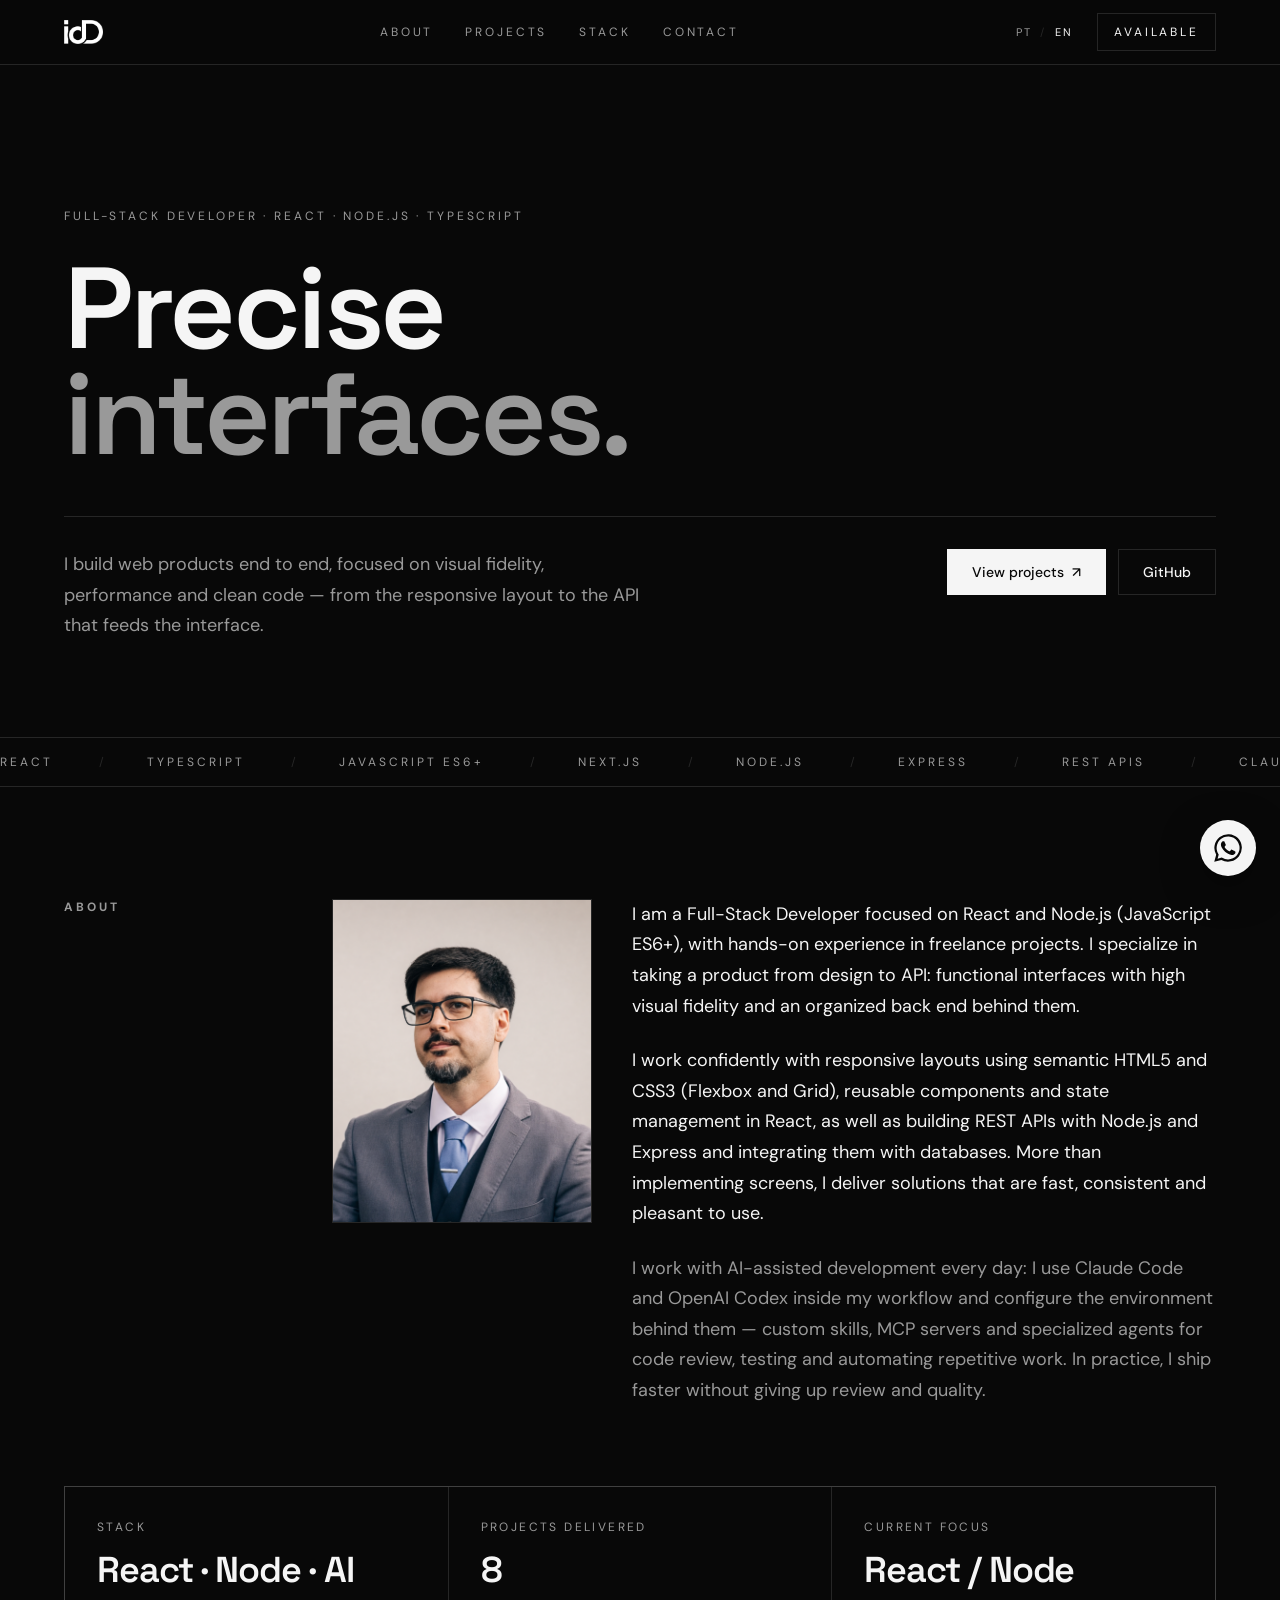
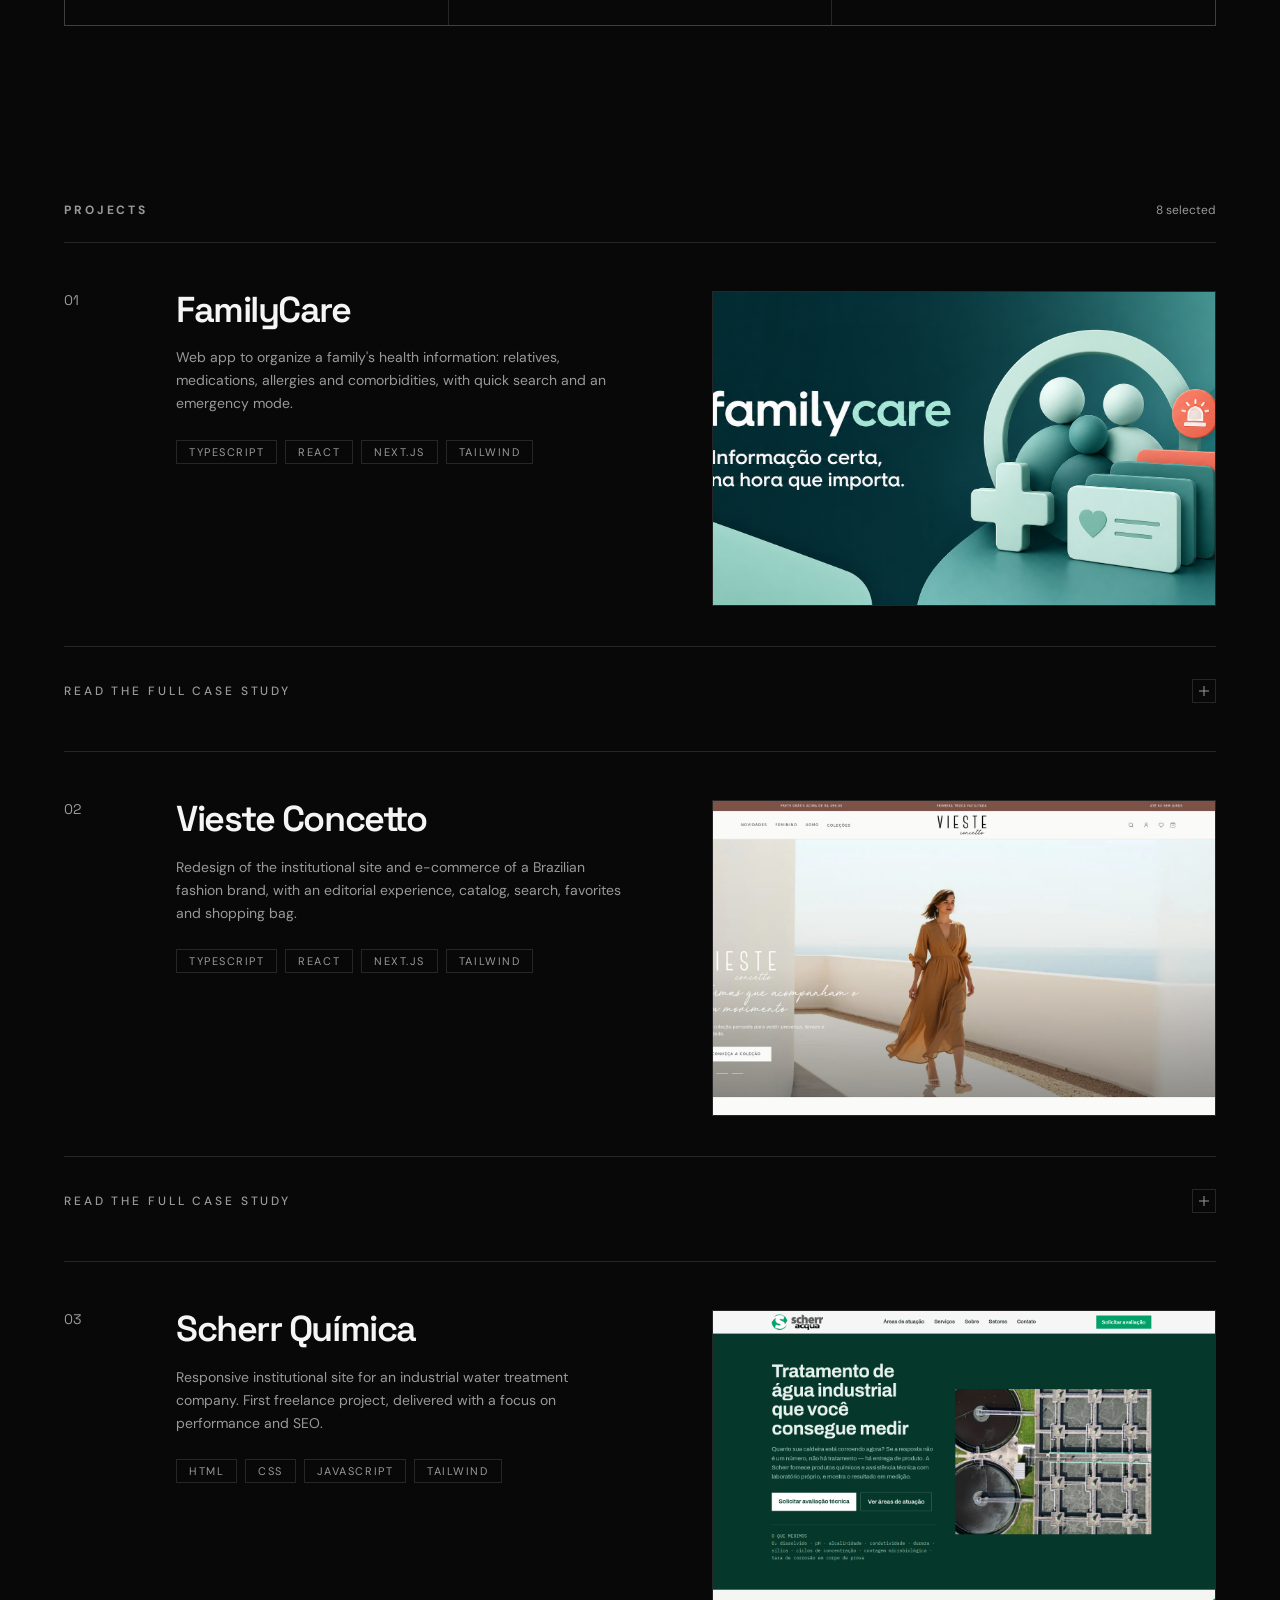
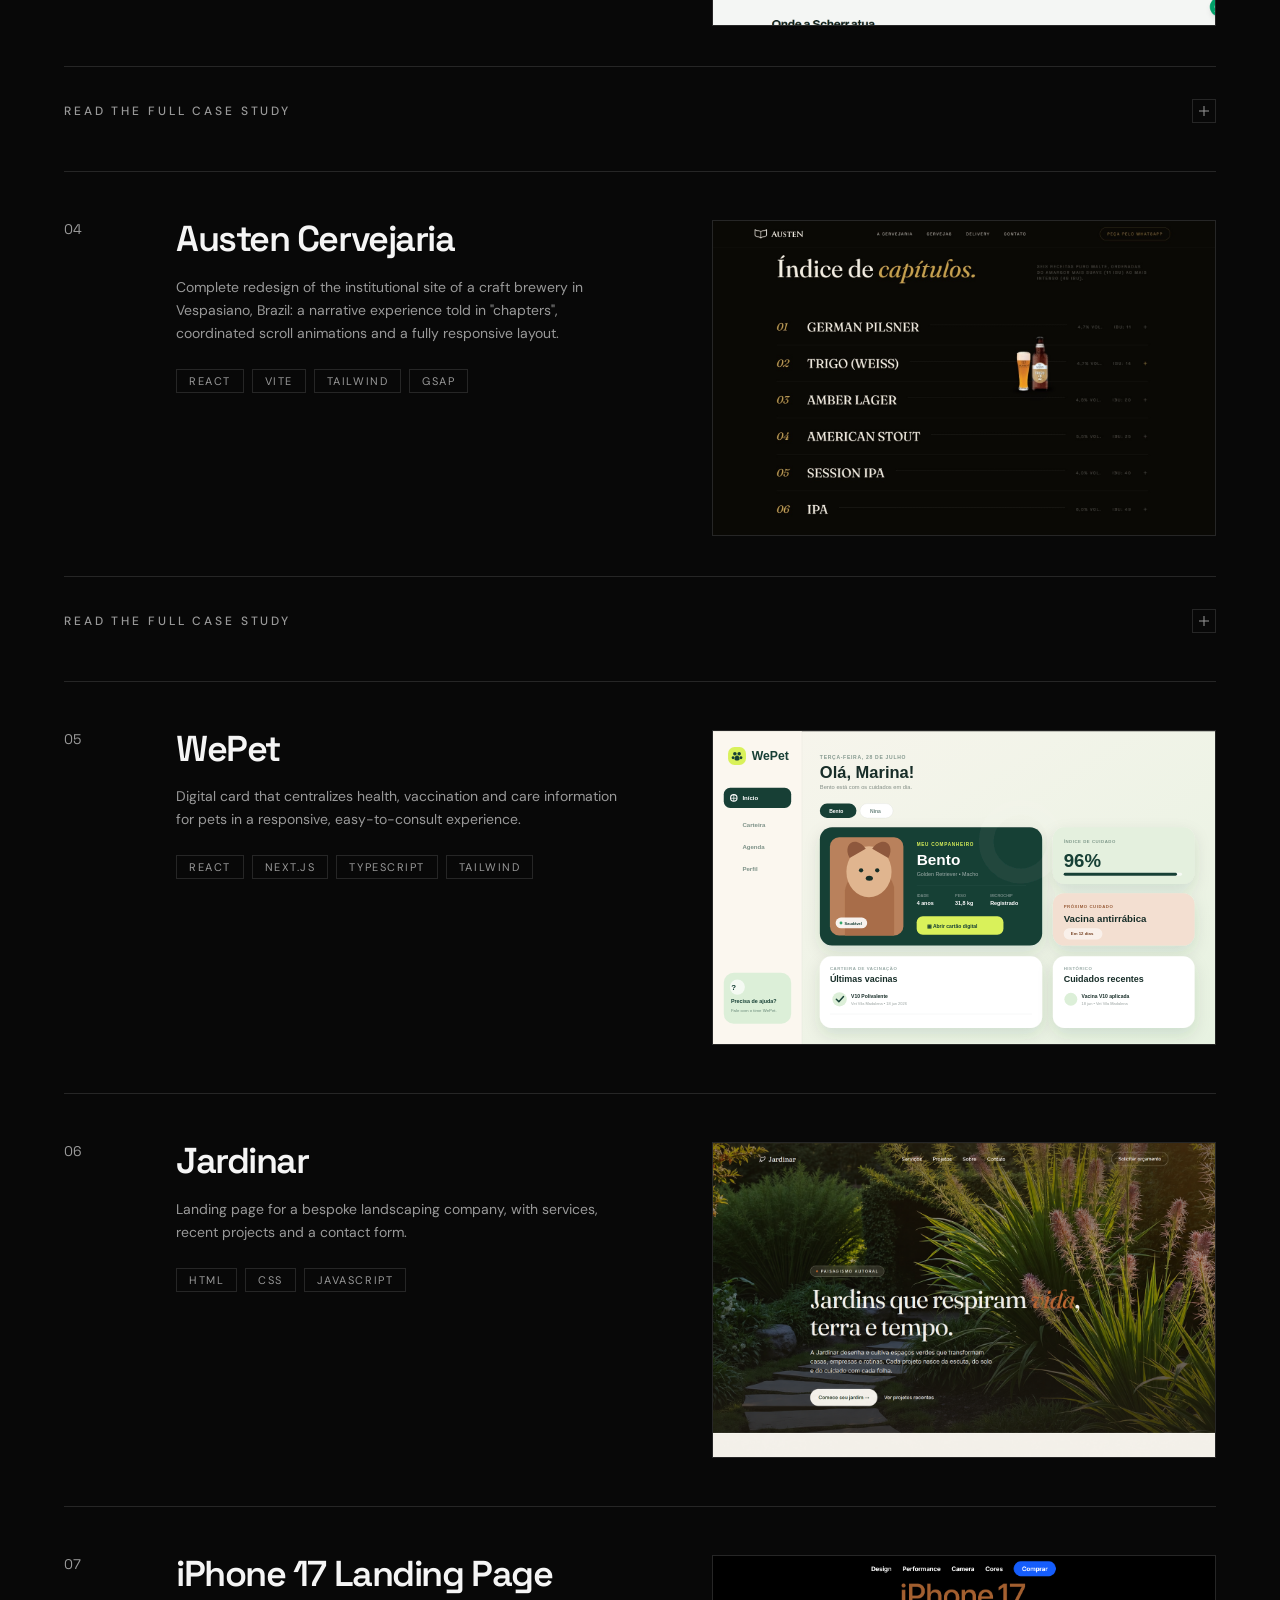
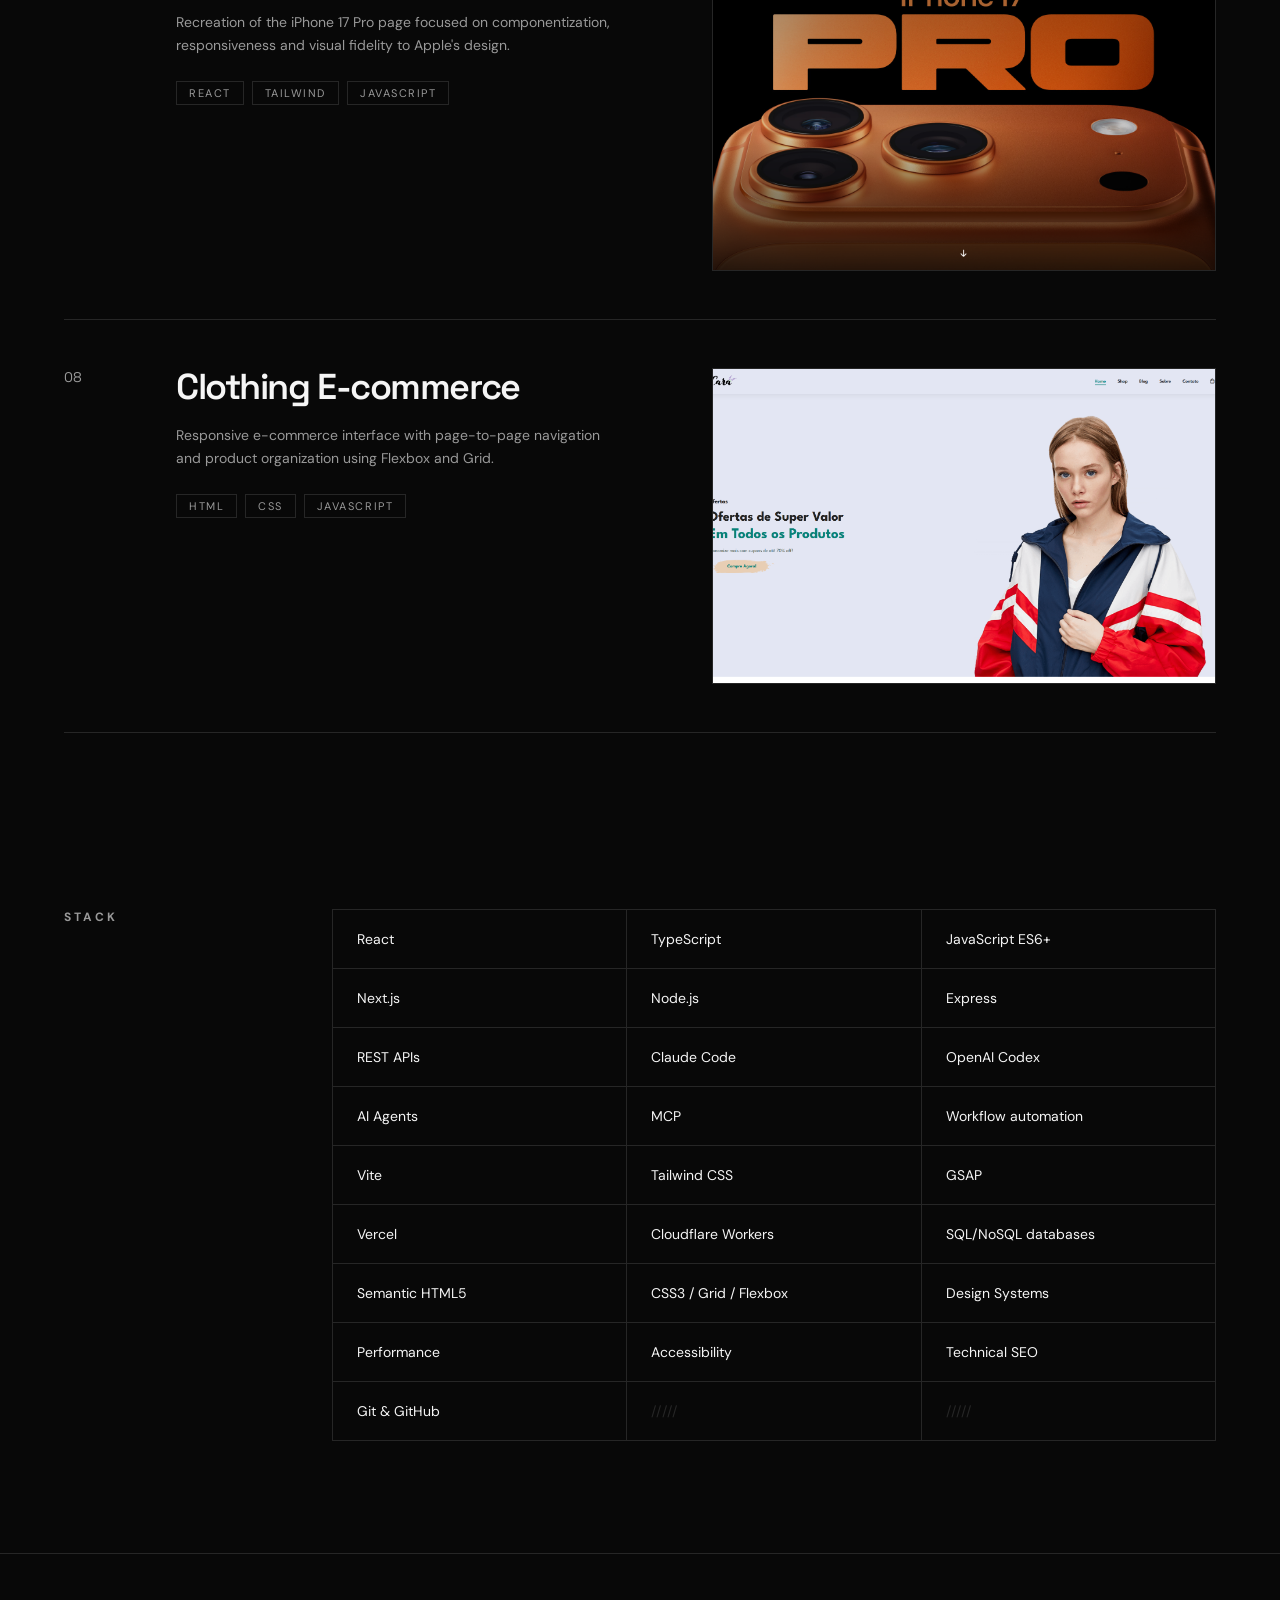
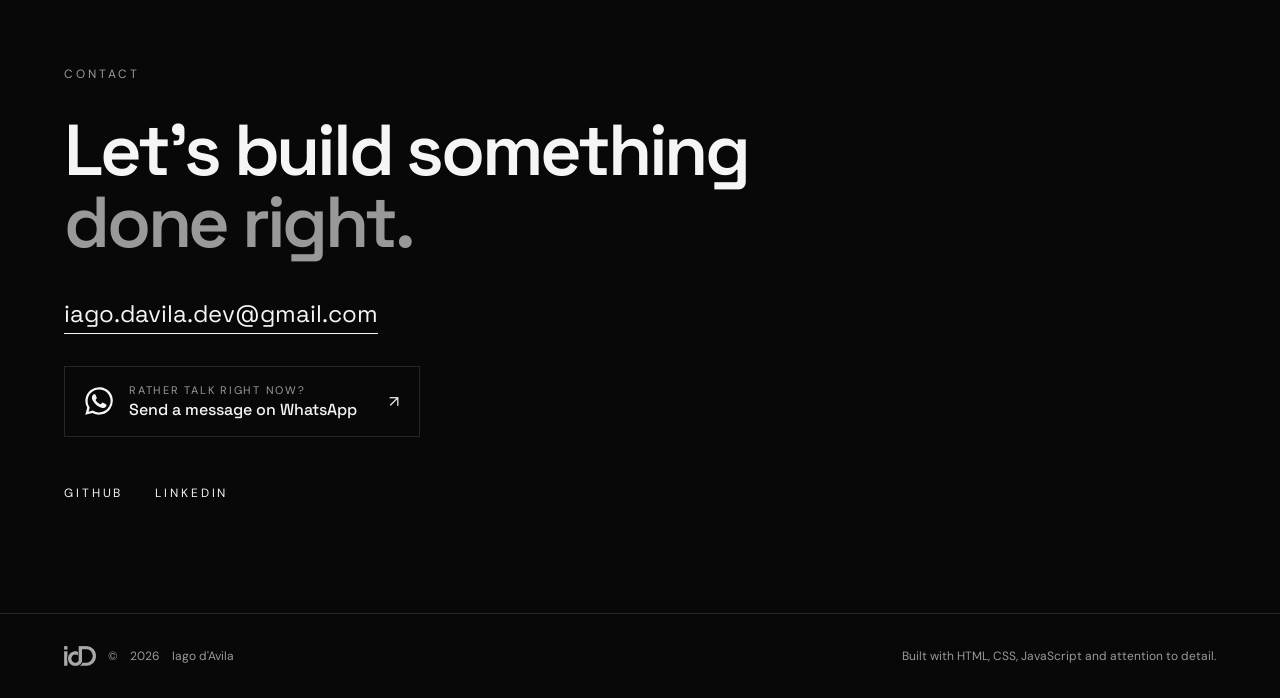
<file: en/index.html>
<!doctype html>
<html lang="en">
  <head>
    <meta charset="UTF-8" />
    <meta name="viewport" content="width=device-width, initial-scale=1.0" />
    <meta
      name="description"
      content="Full-Stack Developer focused on React, Node.js and TypeScript, from responsive layout to API. See projects, stack and how to get in touch."
    />
    <meta name="author" content="Iago d'Avila" />
    <meta property="og:title" content="Iago d'Avila — Full-Stack Developer" />
    <meta
      property="og:description"
      content="Minimalist portfolio with projects in React, Next.js and Node.js: fast interfaces, well-built APIs and clean code."
    />
    <meta property="og:type" content="website" />
    <meta property="og:locale" content="en_US" />
    <meta property="og:locale:alternate" content="pt_BR" />
    <meta
      property="og:url"
      content="https://iagodavila.github.io/Portfolio/en/"
    />
    <meta
      property="og:image"
      content="https://iagodavila.github.io/Portfolio/preview.png"
    />
    <meta
      property="og:image:secure_url"
      content="https://iagodavila.github.io/Portfolio/preview.png"
    />
    <meta property="og:image:type" content="image/png" />
    <meta property="og:image:width" content="1899" />
    <meta property="og:image:height" content="910" />
    <meta
      property="og:image:alt"
      content="Portfolio of Iago d'Avila, Full-Stack Developer"
    />
    <meta name="twitter:card" content="summary_large_image" />
    <meta
      name="twitter:image"
      content="https://iagodavila.github.io/Portfolio/preview.png"
    />
    <meta
      name="twitter:image:alt"
      content="Portfolio of Iago d'Avila, Full-Stack Developer"
    />
    <link rel="canonical" href="https://iagodavila.github.io/Portfolio/en/" />
    <link
      rel="alternate"
      hreflang="pt-BR"
      href="https://iagodavila.github.io/Portfolio/"
    />
    <link
      rel="alternate"
      hreflang="en"
      href="https://iagodavila.github.io/Portfolio/en/"
    />
    <link
      rel="alternate"
      hreflang="x-default"
      href="https://iagodavila.github.io/Portfolio/"
    />
    <link rel="icon" href="../favicon.svg" type="image/svg+xml" />
    <link rel="preconnect" href="https://fonts.googleapis.com" />
    <link rel="preconnect" href="https://fonts.gstatic.com" crossorigin />
    <link
      href="https://fonts.googleapis.com/css2?family=DM+Sans:opsz,wght@9..40,300;9..40,400;9..40,500&family=Space+Grotesk:wght@400;500;600;700&display=swap"
      rel="stylesheet"
    />
    <link rel="stylesheet" href="../styles.css" />
    <title>Iago d'Avila — Full-Stack Developer</title>
  </head>

  <body>
    <a class="skip-link" href="#content">Skip to content</a>

    <header class="site-header">
      <div class="container header-inner">
        <a class="brand" href="#top" aria-label="Iago d'Avila — home">
          <img
            class="brand-logo"
            src="../img/logo-branca-rodape.png"
            alt=""
            aria-hidden="true"
          />
        </a>

        <nav class="desktop-nav" aria-label="Main navigation">
          <a href="#about">About</a>
          <a href="#projects">Projects</a>
          <a href="#stack">Stack</a>
          <a href="#contact">Contact</a>
        </nav>

        <button
          class="menu-toggle"
          type="button"
          aria-expanded="false"
          aria-controls="mobile-nav"
          aria-label="Open navigation menu"
        >
          <span class="menu-toggle-label">Menu</span>
          <span class="menu-toggle-icon" aria-hidden="true">
            <span></span>
            <span></span>
          </span>
        </button>

        <div class="header-actions">
          <div class="lang-switch" role="group" aria-label="Site language">
            <a href="../" hreflang="pt-BR" lang="pt-BR">PT</a>
            <span class="lang-current" aria-current="true">EN</span>
          </div>

          <a class="availability" href="mailto:iago.davila.dev@gmail.com">
            Available
          </a>
        </div>

        <a class="mobile-contact" href="mailto:iago.davila.dev@gmail.com">
          Available
        </a>

        <nav class="mobile-nav" id="mobile-nav" aria-label="Mobile navigation" hidden>
          <a href="#about"><span>01</span>About</a>
          <a href="#projects"><span>02</span>Projects</a>
          <a href="#stack"><span>03</span>Stack</a>
          <a href="#contact"><span>04</span>Contact</a>
          <a class="mobile-availability" href="mailto:iago.davila.dev@gmail.com">
            Available for projects <span aria-hidden="true">↗</span>
          </a>
          <a class="mobile-lang" href="../" hreflang="pt-BR" lang="pt-BR">
            Ler em português <span aria-hidden="true">↗</span>
          </a>
        </nav>
      </div>
    </header>

    <main id="content">
      <section class="hero container" id="top">
        <p class="eyebrow reveal">Full-Stack Developer · React · Node.js · TypeScript</p>
        <h1 class="reveal">
          Precise<br />
          <span>interfaces.</span>
        </h1>

        <div class="hero-bottom">
          <p>
            I build web products end to end, focused on visual fidelity,
            performance and clean code — from the responsive layout to the API
            that feeds the interface.
          </p>

          <div class="hero-actions">
            <a class="button button-primary" href="#projects">
              View projects
              <span aria-hidden="true">↗</span>
            </a>
            <a
              class="button button-secondary"
              href="https://github.com/IagodAvila"
              target="_blank"
              rel="noopener noreferrer"
            >
              GitHub
            </a>
          </div>
        </div>
      </section>

      <div class="marquee" aria-label="Technologies and skills">
        <div class="marquee-track">
          <div class="marquee-group">
            <span>React <b>/</b></span>
            <span>TypeScript <b>/</b></span>
            <span>JavaScript ES6+ <b>/</b></span>
            <span>Next.js <b>/</b></span>
            <span>Node.js <b>/</b></span>
            <span>Express <b>/</b></span>
            <span>REST APIs <b>/</b></span>
            <span>Claude Code <b>/</b></span>
            <span>OpenAI Codex <b>/</b></span>
            <span>AI Agents <b>/</b></span>
            <span>MCP <b>/</b></span>
            <span>Workflow automation <b>/</b></span>
            <span>Vite <b>/</b></span>
            <span>Tailwind CSS <b>/</b></span>
            <span>GSAP <b>/</b></span>
            <span>Vercel <b>/</b></span>
            <span>Cloudflare Workers <b>/</b></span>
            <span>SQL/NoSQL databases <b>/</b></span>
            <span>Semantic HTML5 <b>/</b></span>
            <span>CSS3 / Grid / Flexbox <b>/</b></span>
            <span>Design Systems <b>/</b></span>
            <span>Performance <b>/</b></span>
            <span>Accessibility <b>/</b></span>
            <span>Technical SEO <b>/</b></span>
            <span>Git &amp; GitHub <b>/</b></span>
          </div>
          <div class="marquee-group" aria-hidden="true">
            <span>React <b>/</b></span>
            <span>TypeScript <b>/</b></span>
            <span>JavaScript ES6+ <b>/</b></span>
            <span>Next.js <b>/</b></span>
            <span>Node.js <b>/</b></span>
            <span>Express <b>/</b></span>
            <span>REST APIs <b>/</b></span>
            <span>Claude Code <b>/</b></span>
            <span>OpenAI Codex <b>/</b></span>
            <span>AI Agents <b>/</b></span>
            <span>MCP <b>/</b></span>
            <span>Workflow automation <b>/</b></span>
            <span>Vite <b>/</b></span>
            <span>Tailwind CSS <b>/</b></span>
            <span>GSAP <b>/</b></span>
            <span>Vercel <b>/</b></span>
            <span>Cloudflare Workers <b>/</b></span>
            <span>SQL/NoSQL databases <b>/</b></span>
            <span>Semantic HTML5 <b>/</b></span>
            <span>CSS3 / Grid / Flexbox <b>/</b></span>
            <span>Design Systems <b>/</b></span>
            <span>Performance <b>/</b></span>
            <span>Accessibility <b>/</b></span>
            <span>Technical SEO <b>/</b></span>
            <span>Git &amp; GitHub <b>/</b></span>
          </div>
        </div>
      </div>

      <section class="section container" id="about">
        <div class="section-grid">
          <h2 class="section-label">About</h2>

          <div class="about-content">
            <figure class="about-photo reveal-on-scroll">
              <img
                src="../Perfil_Novo.png"
                alt="Portrait of Iago d'Avila, Full-Stack Developer"
                loading="lazy"
              />
            </figure>

            <div class="about-copy reveal-on-scroll">
              <p>
                I am a Full-Stack Developer focused on React and Node.js
                (JavaScript ES6+), with hands-on experience in freelance
                projects. I specialize in taking a product from design to API:
                functional interfaces with high visual fidelity and an organized
                back end behind them.
              </p>
              <p>
                I work confidently with responsive layouts using semantic HTML5
                and CSS3 (Flexbox and Grid), reusable components and state
                management in React, as well as building REST APIs with Node.js
                and Express and integrating them with databases. More than
                implementing screens, I deliver solutions that are fast,
                consistent and pleasant to use.
              </p>
              <p>
                I work with AI-assisted development every day: I use Claude Code
                and OpenAI Codex inside my workflow and configure the
                environment behind them — custom skills, MCP servers and
                specialized agents for code review, testing and automating
                repetitive work. In practice, I ship faster without giving up
                review and quality.
              </p>
            </div>
          </div>
        </div>

        <dl class="metrics reveal-on-scroll">
          <div>
            <dt>Stack</dt>
            <dd>React · Node · AI</dd>
          </div>
          <div>
            <dt>Projects delivered</dt>
            <dd>8</dd>
          </div>
          <div>
            <dt>Current focus</dt>
            <dd>React / Node</dd>
          </div>
        </dl>
      </section>

      <section class="projects-section container" id="projects">
        <div class="section-heading">
          <h2 class="section-label">Projects</h2>
          <span>8 selected</span>
        </div>

        <ol class="project-list">
          <li class="project reveal-on-scroll">
            <a
              href="https://family-care-app.iagoddc.workers.dev/"
              target="_blank"
              rel="noopener noreferrer"
            >
              <span class="project-number">01</span>
              <div class="project-copy">
                <h3>FamilyCare <span aria-hidden="true">↗</span></h3>
                <p>
                  Web app to organize a family's health information: relatives,
                  medications, allergies and comorbidities, with quick search
                  and an emergency mode.
                </p>
                <ul class="tags" aria-label="Technologies">
                  <li>TypeScript</li>
                  <li>React</li>
                  <li>Next.js</li>
                  <li>Tailwind</li>
                </ul>
              </div>
              <figure class="project-image">
                <img
                  src="../img/FamilyCare.png"
                  alt="Screenshot of the FamilyCare project"
                  loading="lazy"
                />
              </figure>
            </a>

            <details class="case-study">
              <summary>
                <span>Read the full case study</span>
                <span class="case-study-icon" aria-hidden="true"></span>
              </summary>
              <div class="case-study-body">
                <div>
                  <h4>Problem</h4>
                  <p>
                    It came from a real need: during a medical emergency in my
                    family (my father's stroke), there was no fast access to
                    critical health information — current medications,
                    allergies, blood type. Generic note-taking apps are not
                    designed for that kind of urgency, where every second
                    counts.
                  </p>
                </div>
                <div>
                  <h4>Technical decision</h4>
                  <p>
                    I built it with Next.js + React + TypeScript and a
                    centralized hook (use-family-store) to handle state and
                    local persistence. I prioritized real accessibility, not
                    just visual: focus management in modals, keyboard
                    navigation, closing with Escape — details that matter under
                    stress. I also wrote automated tests with Vitest and Testing
                    Library covering the most sensitive flows (registration,
                    emergency mode, switching between relatives), not only to
                    guarantee quality but to prove I can genuinely test React
                    components beyond the basics.
                  </p>
                </div>
                <div>
                  <h4>Outcome</h4>
                  <p>
                    An "emergency mode" that strips information down to the
                    essentials in seconds, full registration of
                    relatives/medications/allergies, and a test suite covering
                    the application's critical flows. It is currently the
                    project that best represents my technical maturity and my
                    ability to turn a real pain point into a product.
                  </p>
                </div>
              </div>
            </details>
          </li>

          <li class="project reveal-on-scroll">
            <a
              href="https://vieste-concetto.vercel.app/"
              target="_blank"
              rel="noopener noreferrer"
            >
              <span class="project-number">02</span>
              <div class="project-copy">
                <h3>Vieste Concetto <span aria-hidden="true">↗</span></h3>
                <p>
                  Redesign of the institutional site and e-commerce of a
                  Brazilian fashion brand, with an editorial experience,
                  catalog, search, favorites and shopping bag.
                </p>
                <ul class="tags" aria-label="Technologies">
                  <li>TypeScript</li>
                  <li>React</li>
                  <li>Next.js</li>
                  <li>Tailwind</li>
                </ul>
              </div>
              <figure class="project-image">
                <img
                  src="../img/Vieste_Concetto.jpg"
                  alt="Screenshot of the Vieste Concetto e-commerce redesign"
                  loading="lazy"
                />
              </figure>
            </a>

            <details class="case-study">
              <summary>
                <span>Read the full case study</span>
                <span class="case-study-icon" aria-hidden="true"></span>
              </summary>
              <div class="case-study-body">
                <div>
                  <h4>Problem</h4>
                  <p>
                    The Vieste Concetto online store (a real contemporary
                    fashion brand) had a digital experience that did not reflect
                    the brand's editorial identity — generic navigation and weak
                    visual hierarchy between campaign, product and content,
                    which hurt how the brand's value was perceived online.
                  </p>
                </div>
                <div>
                  <h4>Technical decision</h4>
                  <p>
                    I chose Next.js 16 (App Router) + React 19 for SSR and
                    native image optimization — essential in a fashion
                    e-commerce with heavy photography. TypeScript to safely type
                    the catalog, cart and favorites. Tailwind CSS 4 to quickly
                    rebuild the brand's design system (official palette,
                    typography, vectorized logos). I kept bag and favorites
                    persistence local at this stage, isolating the presentation
                    layer from the future backend and checkout integration — a
                    deliberate decision to deliver value fast without coupling
                    the UI to an API that does not exist yet.
                  </p>
                </div>
                <div>
                  <h4>Outcome</h4>
                  <p>
                    A complete functional redesign: storefront, catalog, search,
                    favorites, bag and sign-up, fully faithful to the brand
                    guidelines and with optimized performance. The before/after
                    comparison in the repository shows the leap in visual and
                    experience quality between the published site and the
                    redesign.
                  </p>
                </div>
              </div>
            </details>
          </li>

          <li class="project reveal-on-scroll">
            <a
              href="https://iagodavila.github.io/site-scherr-quimica/"
              target="_blank"
              rel="noopener noreferrer"
            >
              <span class="project-number">03</span>
              <div class="project-copy">
                <h3>Scherr Química <span aria-hidden="true">↗</span></h3>
                <p>
                  Responsive institutional site for an industrial water
                  treatment company. First freelance project, delivered with a
                  focus on performance and SEO.
                </p>
                <ul class="tags" aria-label="Technologies">
                  <li>HTML</li>
                  <li>CSS</li>
                  <li>JavaScript</li>
                  <li>Tailwind</li>
                </ul>
              </div>
              <figure class="project-image">
                <img
                  src="../img/Scherr_Quimica_atual.png"
                  alt="Screenshot of the Scherr Química project"
                  loading="lazy"
                />
              </figure>
            </a>

            <details class="case-study">
              <summary>
                <span>Read the full case study</span>
                <span class="case-study-icon" aria-hidden="true"></span>
              </summary>
              <div class="case-study-body">
                <div>
                  <h4>Problem</h4>
                  <p>
                    Scherr Química (an industrial water treatment company where
                    I had previously worked as Production Manager) had no
                    digital presence of its own — it relied on direct contact and
                    word of mouth to present its services to new B2B clients. It
                    lacked an institutional site that conveyed technical
                    credibility from the very first commercial touchpoint.
                  </p>
                </div>
                <div>
                  <h4>Technical decision</h4>
                  <p>
                    As my first freelance project, I chose semantic HTML5, CSS3
                    (Flexbox/Grid) and vanilla JavaScript — no framework, to
                    deliver fast and with maximum performance, since an
                    institutional site does not need the complexity of an SPA. I
                    prioritized semantic structure and on-page SEO best
                    practices (heading hierarchy, meta tags, optimized images) to
                    improve the company's organic ranking, and validated
                    responsiveness across multiple devices, since much of the
                    B2B audience makes first contact from a phone.
                  </p>
                </div>
                <div>
                  <h4>Outcome</h4>
                  <p>
                    Institutional site delivered on schedule, fully faithful to
                    the design requested by the client. It was my first paid
                    freelance project — and a particular milestone of trust,
                    since the client was a company where I had previously worked,
                    which reinforces the credibility of the delivery.
                  </p>
                </div>
              </div>
            </details>
          </li>

          <li class="project reveal-on-scroll">
            <a
              href="https://austen-cervejaria.vercel.app/"
              target="_blank"
              rel="noopener noreferrer"
            >
              <span class="project-number">04</span>
              <div class="project-copy">
                <h3>Austen Cervejaria <span aria-hidden="true">↗</span></h3>
                <p>
                  Complete redesign of the institutional site of a craft brewery
                  in Vespasiano, Brazil: a narrative experience told in
                  "chapters", coordinated scroll animations and a fully
                  responsive layout.
                </p>
                <ul class="tags" aria-label="Technologies">
                  <li>React</li>
                  <li>Vite</li>
                  <li>Tailwind</li>
                  <li>GSAP</li>
                </ul>
              </div>
              <figure class="project-image">
                <img
                  src="../img/Austen.jpg"
                  alt="Screenshot of the Austen Cervejaria website redesign"
                  loading="lazy"
                />
              </figure>
            </a>

            <details class="case-study">
              <summary>
                <span>Read the full case study</span>
                <span class="case-study-icon" aria-hidden="true"></span>
              </summary>
              <div class="case-study-body">
                <div>
                  <h4>Problem</h4>
                  <p>
                    The current Austen Cervejaria site (a real brewery in
                    Vespasiano, Brazil) is outdated, breaks on mobile devices
                    and does not reflect the quality of the product. Since most
                    of the audience arrives from a phone, the brand's first
                    impression online falls well below what it delivers in the
                    bottle.
                  </p>
                </div>
                <div>
                  <h4>Technical decision</h4>
                  <p>
                    I built a prototype as an unsolicited, cold proposal to show
                    in practice what a modernization would bring. I chose React
                    19 + Vite for build speed and DX, Tailwind CSS to rebuild the
                    brand's design system, and an animation stack (GSAP +
                    ScrollTrigger + Lenis + Split Type) that reproduces the
                    finish of premium sites built in Framer/Webflow. The beer
                    content was centralized in a single data file (beers.js),
                    separated from the components, to make maintenance easier.
                  </p>
                </div>
                <div>
                  <h4>Outcome</h4>
                  <p>
                    An editorial experience where each label is a "chapter", with
                    fluid scrolling, refined transitions and real responsiveness
                    fixing the flaws of the original site. The before/after
                    comparison shows the leap in visual and experience quality.
                  </p>
                </div>
                <figure class="case-study-media">
                  <img
                    src="../img/Austen_antes_depois.gif"
                    alt="Animated comparison between the old site and the Austen Cervejaria redesign"
                    loading="lazy"
                  />
                </figure>
              </div>
            </details>
          </li>

          <li class="project reveal-on-scroll">
            <a
              href="https://we-pet.vercel.app/"
              target="_blank"
              rel="noopener noreferrer"
            >
              <span class="project-number">05</span>
              <div class="project-copy">
                <h3>WePet <span aria-hidden="true">↗</span></h3>
                <p>
                  Digital card that centralizes health, vaccination and care
                  information for pets in a responsive, easy-to-consult
                  experience.
                </p>
                <ul class="tags" aria-label="Technologies">
                  <li>React</li>
                  <li>Next.js</li>
                  <li>TypeScript</li>
                  <li>Tailwind</li>
                </ul>
              </div>
              <figure class="project-image">
                <img
                  src="../img/WePet.svg"
                  alt="Screenshot of the WePet project dashboard"
                  loading="lazy"
                />
              </figure>
            </a>
          </li>

          <li class="project reveal-on-scroll">
            <a
              href="https://iagodavila.github.io/site-jardinar/"
              target="_blank"
              rel="noopener noreferrer"
            >
              <span class="project-number">06</span>
              <div class="project-copy">
                <h3>Jardinar <span aria-hidden="true">↗</span></h3>
                <p>
                  Landing page for a bespoke landscaping company, with services,
                  recent projects and a contact form.
                </p>
                <ul class="tags" aria-label="Technologies">
                  <li>HTML</li>
                  <li>CSS</li>
                  <li>JavaScript</li>
                </ul>
              </div>
              <figure class="project-image">
                <img
                  src="../img/Jardinar.png"
                  alt="Screenshot of the Jardinar project"
                  loading="lazy"
                />
              </figure>
            </a>
          </li>

          <li class="project reveal-on-scroll">
            <a
              href="https://iagodavila.github.io/Site-Apple-iPhone-17/"
              target="_blank"
              rel="noopener noreferrer"
            >
              <span class="project-number">07</span>
              <div class="project-copy">
                <h3>iPhone 17 Landing Page <span aria-hidden="true">↗</span></h3>
                <p>
                  Recreation of the iPhone 17 Pro page focused on
                  componentization, responsiveness and visual fidelity to
                  Apple's design.
                </p>
                <ul class="tags" aria-label="Technologies">
                  <li>React</li>
                  <li>Tailwind</li>
                  <li>JavaScript</li>
                </ul>
              </div>
              <figure class="project-image">
                <img
                  src="../img/iPhone_page.png"
                  alt="Screenshot of the iPhone 17 Landing Page project"
                  loading="lazy"
                />
              </figure>
            </a>
          </li>

          <li class="project reveal-on-scroll">
            <a
              href="https://iagodavila.github.io/e-commerce-project/"
              target="_blank"
              rel="noopener noreferrer"
            >
              <span class="project-number">08</span>
              <div class="project-copy">
                <h3>Clothing E-commerce <span aria-hidden="true">↗</span></h3>
                <p>
                  Responsive e-commerce interface with page-to-page navigation
                  and product organization using Flexbox and Grid.
                </p>
                <ul class="tags" aria-label="Technologies">
                  <li>HTML</li>
                  <li>CSS</li>
                  <li>JavaScript</li>
                </ul>
              </div>
              <figure class="project-image">
                <img
                  src="../img/Cara_home.png"
                  alt="Screenshot of the Clothing E-commerce project"
                  loading="lazy"
                />
              </figure>
            </a>
          </li>
        </ol>
      </section>

      <section class="section container" id="stack">
        <div class="section-grid">
          <h2 class="section-label">Stack</h2>
          <ul class="stack-list">
            <li>React</li>
            <li>TypeScript</li>
            <li>JavaScript ES6+</li>
            <li>Next.js</li>
            <li>Node.js</li>
            <li>Express</li>
            <li>REST APIs</li>
            <li>Claude Code</li>
            <li>OpenAI Codex</li>
            <li>AI Agents</li>
            <li>MCP</li>
            <li>Workflow automation</li>
            <li>Vite</li>
            <li>Tailwind CSS</li>
            <li>GSAP</li>
            <li>Vercel</li>
            <li>Cloudflare Workers</li>
            <li>SQL/NoSQL databases</li>
            <li>Semantic HTML5</li>
            <li>CSS3 / Grid / Flexbox</li>
            <li>Design Systems</li>
            <li>Performance</li>
            <li>Accessibility</li>
            <li>Technical SEO</li>
            <li>Git &amp; GitHub</li>
            <li class="stack-filler" aria-hidden="true">/////</li>
            <li class="stack-filler" aria-hidden="true">/////</li>
          </ul>
        </div>
      </section>

      <section class="contact-section" id="contact">
        <div class="container">
          <p class="section-label">Contact</p>
          <h2>
            Let's build something<br />
            <span>done right.</span>
          </h2>
          <a class="contact-email" href="mailto:iago.davila.dev@gmail.com">
            iago.davila.dev@gmail.com
          </a>
          <a
            class="whatsapp-contact"
            href="https://wa.me/5531992065206?text=Hi%2C%20Iago!%20I%20saw%20your%20portfolio%20and%20would%20like%20to%20talk%20about%20a%20project."
            target="_blank"
            rel="noopener noreferrer"
          >
            <svg viewBox="0 0 32 32" role="img" aria-hidden="true" focusable="false">
              <path
                fill="currentColor"
                d="M27.3 4.7A15.8 15.8 0 0 0 2.5 23.8L.3 31.7l8.1-2.1A15.8 15.8 0 0 0 27.3 4.7ZM16 29a13 13 0 0 1-6.6-1.8l-.5-.3-4.8 1.3 1.3-4.7-.3-.5a13.1 13.1 0 1 1 10.9 6Zm7.2-9.8c-.4-.2-2.3-1.1-2.7-1.3-.4-.1-.6-.2-.9.2l-1.2 1.4c-.2.3-.5.3-.9.1a10.6 10.6 0 0 1-3.1-1.9 11.6 11.6 0 0 1-2.2-2.7c-.2-.4 0-.6.2-.8l.6-.7.4-.7c.1-.2.1-.5 0-.7-.1-.2-.9-2.2-1.3-3-.3-.8-.7-.7-.9-.7h-.8c-.3 0-.7.1-1.1.5-.4.4-1.4 1.4-1.4 3.4s1.5 3.9 1.7 4.2c.2.3 2.9 4.5 7.1 6.3 1 .4 1.8.7 2.4.9 1 .3 1.9.3 2.6.2.8-.1 2.3-.9 2.6-1.8.3-.9.3-1.7.2-1.8-.1-.2-.4-.3-.8-.5Z"
              />
            </svg>
            <span>
              <small>Rather talk right now?</small>
              Send a message on WhatsApp
            </span>
            <b aria-hidden="true">↗</b>
          </a>
          <div class="social-links">
            <a
              href="https://github.com/IagodAvila"
              target="_blank"
              rel="noopener noreferrer"
              >GitHub</a
            >
            <a
              href="https://www.linkedin.com/in/iago-d-avila-851399332/"
              target="_blank"
              rel="noopener noreferrer"
              >LinkedIn</a
            >
          </div>
        </div>
      </section>
    </main>

    <footer class="site-footer">
      <div class="container footer-inner">
        <span class="footer-brand">
          <img
            class="footer-logo"
            src="../img/logo-branca-rodape.png"
            alt=""
            aria-hidden="true"
          />
          © <span id="current-year">2026</span> Iago d'Avila
        </span>
        <span>Built with HTML, CSS, JavaScript and attention to detail.</span>
      </div>
    </footer>

    <a
      class="whatsapp-floating"
      href="https://wa.me/5531992065206?text=Hi%2C%20Iago!%20I%20saw%20your%20portfolio%20and%20would%20like%20to%20talk%20about%20a%20project."
      target="_blank"
      rel="noopener noreferrer"
      aria-label="Send Iago a message on WhatsApp"
    >
      <svg viewBox="0 0 32 32" aria-hidden="true" focusable="false">
        <path
          fill="currentColor"
          d="M27.3 4.7A15.8 15.8 0 0 0 2.5 23.8L.3 31.7l8.1-2.1A15.8 15.8 0 0 0 27.3 4.7ZM16 29a13 13 0 0 1-6.6-1.8l-.5-.3-4.8 1.3 1.3-4.7-.3-.5a13.1 13.1 0 1 1 10.9 6Zm7.2-9.8c-.4-.2-2.3-1.1-2.7-1.3-.4-.1-.6-.2-.9.2l-1.2 1.4c-.2.3-.5.3-.9.1a10.6 10.6 0 0 1-3.1-1.9 11.6 11.6 0 0 1-2.2-2.7c-.2-.4 0-.6.2-.8l.6-.7.4-.7c.1-.2.1-.5 0-.7-.1-.2-.9-2.2-1.3-3-.3-.8-.7-.7-.9-.7h-.8c-.3 0-.7.1-1.1.5-.4.4-1.4 1.4-1.4 3.4s1.5 3.9 1.7 4.2c.2.3 2.9 4.5 7.1 6.3 1 .4 1.8.7 2.4.9 1 .3 1.9.3 2.6.2.8-.1 2.3-.9 2.6-1.8.3-.9.3-1.7.2-1.8-.1-.2-.4-.3-.8-.5Z"
        />
      </svg>
    </a>

    <script src="../script.js"></script>
  </body>
</html>
</file>
<file: styles.css>
:root {
  --background: #080808;
  --foreground: #f5f5f5;
  --muted: #999999;
  --border: rgba(255, 255, 255, 0.12);
  --secondary: #1c1c1c;
  --display: "Space Grotesk", sans-serif;
  --body: "DM Sans", sans-serif;
}

* {
  box-sizing: border-box;
  margin: 0;
  padding: 0;
}

html {
  scroll-behavior: smooth;
}

body {
  overflow-x: hidden;
  background: var(--background);
  color: var(--foreground);
  font-family: var(--body);
  -webkit-font-smoothing: antialiased;
}

a {
  color: inherit;
  text-decoration: none;
}

img {
  display: block;
  max-width: 100%;
}

ul,
ol {
  list-style: none;
}

::selection {
  background: var(--foreground);
  color: var(--background);
}

.container {
  width: min(100% - 3rem, 72rem);
  margin-inline: auto;
}

.skip-link {
  position: fixed;
  top: 1rem;
  left: 1rem;
  z-index: 100;
  padding: 0.65rem 1rem;
  background: var(--foreground);
  color: var(--background);
  transform: translateY(-180%);
  transition: transform 0.2s ease;
}

.skip-link:focus {
  transform: translateY(0);
}

.site-header {
  position: fixed;
  inset: 0 0 auto;
  z-index: 50;
  border-bottom: 1px solid var(--border);
  background: rgba(8, 8, 8, 0.8);
  backdrop-filter: blur(12px);
}

.header-inner {
  position: relative;
  display: flex;
  height: 4rem;
  align-items: center;
  justify-content: space-between;
}

.brand {
  display: flex;
  align-items: center;
}

.brand-logo {
  width: auto;
  height: 1.5rem;
}

.desktop-nav {
  display: flex;
  gap: 2rem;
}

.desktop-nav a,
.availability,
.section-label,
.eyebrow,
.social-links a {
  font-size: 0.75rem;
  letter-spacing: 0.24em;
  text-transform: uppercase;
}

.desktop-nav a,
.section-label,
.eyebrow {
  color: var(--muted);
}

.desktop-nav a,
.social-links a {
  transition: color 0.2s ease;
}

.desktop-nav a:hover,
.social-links a:hover {
  color: var(--foreground);
  cursor: pointer;
}

.menu-toggle,
.mobile-nav {
  display: none;
}

.menu-toggle {
  align-items: center;
  gap: 0.75rem;
  border: 0;
  background: transparent;
  color: var(--foreground);
  font: inherit;
  cursor: pointer;
}

.menu-toggle-label {
  font-size: 0.6875rem;
  letter-spacing: 0.2em;
  text-transform: uppercase;
}

.menu-toggle-icon {
  position: relative;
  width: 1.5rem;
  height: 1rem;
}

.menu-toggle-icon span {
  position: absolute;
  left: 0;
  width: 100%;
  height: 1px;
  background: currentColor;
  transition:
    top 0.25s ease,
    transform 0.25s ease;
}

.menu-toggle-icon span:first-child {
  top: 0.25rem;
}

.menu-toggle-icon span:last-child {
  top: 0.75rem;
}

.menu-toggle[aria-expanded="true"] .menu-toggle-icon span:first-child {
  top: 0.5rem;
  transform: rotate(45deg);
}

.menu-toggle[aria-expanded="true"] .menu-toggle-icon span:last-child {
  top: 0.5rem;
  transform: rotate(-45deg);
}

.header-actions {
  display: flex;
  align-items: center;
  gap: 1.5rem;
}

.lang-switch {
  display: inline-flex;
  align-items: center;
  font-size: 0.6875rem;
  letter-spacing: 0.2em;
  text-transform: uppercase;
}

.lang-switch .lang-current {
  color: var(--foreground);
}

.lang-switch a {
  color: var(--muted);
  transition: color 0.2s ease;
}

.lang-switch > * + *::before {
  content: "/";
  margin: 0 0.5rem;
  color: var(--border);
}

.lang-switch a:hover,
.lang-switch a:focus-visible {
  color: var(--foreground);
}

.availability {
  border: 1px solid var(--border);
  padding: 0.65rem 1rem;
  transition:
    color 0.2s ease,
    background 0.2s ease;
}

.availability:hover {
  background: var(--foreground);
  color: var(--background);
  cursor: pointer;
}

.mobile-contact {
  display: none;
}

.hero {
  padding-top: 13rem;
  padding-bottom: 6rem;
}

.hero h1 {
  margin-top: 2rem;
  font-family: var(--display);
  font-size: clamp(3.8rem, 9vw, 7.5rem);
  font-weight: 600;
  letter-spacing: -0.03em;
  line-height: 0.92;
}

.hero h1 span,
.contact-section h2 span {
  color: var(--muted);
}

.hero-bottom {
  display: grid;
  grid-template-columns: 1.2fr 1fr;
  gap: 2.5rem;
  margin-top: 3rem;
  padding-top: 2rem;
  border-top: 1px solid var(--border);
}

.hero-bottom > p {
  max-width: 36rem;
  color: var(--muted);
  font-size: 1.125rem;
  line-height: 1.7;
}

.hero-actions {
  display: flex;
  flex-wrap: wrap;
  justify-content: flex-end;
  align-items: flex-start;
  gap: 0.75rem;
}

.button {
  display: inline-flex;
  align-items: center;
  gap: 0.5rem;
  padding: 0.8rem 1.5rem;
  border: 1px solid var(--border);
  font-size: 0.875rem;
  font-weight: 500;
  transition:
    opacity 0.2s ease,
    background 0.2s ease;
}

.button:hover {
  cursor: pointer;
}

.button-primary {
  border-color: var(--foreground);
  background: var(--foreground);
  color: var(--background);
}

.button-primary:hover {
  opacity: 0.84;
}

.button-secondary:hover {
  background: var(--secondary);
}

.marquee {
  overflow: hidden;
  border-block: 1px solid var(--border);
  padding-block: 1rem;
}

.marquee-track {
  display: flex;
  width: max-content;
  animation: marquee 26s linear infinite;
}

.marquee-group {
  display: flex;
  gap: 2.5rem;
  padding-right: 2.5rem;
  white-space: nowrap;
}

.marquee span {
  color: var(--muted);
  font-size: 0.75rem;
  letter-spacing: 0.25em;
  text-transform: uppercase;
}

.marquee b {
  margin-left: 2.5rem;
  color: var(--border);
  font-weight: 400;
}

.section {
  padding-block: 7rem;
  scroll-margin-top: 4rem;
}

.section-grid {
  display: grid;
  grid-template-columns: 220px 1fr;
  gap: 3rem;
}

.about-content {
  display: grid;
  grid-template-columns: 260px 1fr;
  align-items: start;
  gap: 2.5rem;
}

.about-photo {
  overflow: hidden;
  border: 1px solid var(--border);
}

.about-photo img {
  width: 100%;
  aspect-ratio: 4 / 5;
  object-fit: cover;
  object-position: 50% 30%;
  transition: transform 0.5s ease;
}

.about-photo:hover img {
  transform: scale(1.02);
}

.about-copy {
  display: grid;
  gap: 1.5rem;
  font-size: 1.125rem;
  line-height: 1.7;
}

.about-copy p:last-child {
  color: var(--muted);
}

.metrics {
  display: grid;
  grid-template-columns: repeat(3, 1fr);
  gap: 1px;
  margin-top: 5rem;
  border: 1px solid var(--border);
  background: var(--border);
}

.metrics div {
  padding: 2rem;
  background: var(--background);
}

.metrics dt {
  color: var(--muted);
  font-size: 0.75rem;
  letter-spacing: 0.2em;
  text-transform: uppercase;
}

.metrics dd {
  margin-top: 0.75rem;
  font-family: var(--display);
  font-size: 2.25rem;
  font-weight: 600;
  letter-spacing: -0.03em;
}

.projects-section {
  padding-block: 4rem;
  scroll-margin-top: 4rem;
}

.section-heading {
  display: flex;
  align-items: flex-end;
  justify-content: space-between;
  padding-bottom: 1.5rem;
  border-bottom: 1px solid var(--border);
}

.section-heading > span {
  color: var(--muted);
  font-size: 0.75rem;
}

.project {
  padding-block: 3rem;
  border-bottom: 1px solid var(--border);
}

.project > a {
  display: grid;
  grid-template-columns: 80px 1fr 1fr;
  align-items: start;
  gap: 2rem;
}

.project > a:hover {
  cursor: pointer;
}

.project-number {
  color: var(--muted);
  font-family: var(--display);
  font-size: 0.875rem;
}

.project-copy h3 {
  display: flex;
  align-items: center;
  gap: 0.75rem;
  font-family: var(--display);
  font-size: clamp(1.875rem, 3vw, 2.25rem);
  font-weight: 600;
  letter-spacing: -0.04em;
  line-height: 1.1;
}

.project-copy h3 span {
  opacity: 0;
  transform: translateX(-0.5rem);
  transition:
    opacity 0.3s ease,
    transform 0.3s ease;
}

.project a:hover .project-copy h3 span {
  opacity: 1;
  transform: translateX(0);
}

.project-copy > p {
  max-width: 28rem;
  margin-top: 1rem;
  color: var(--muted);
  font-size: 0.875rem;
  line-height: 1.65;
}

.tags {
  display: flex;
  flex-wrap: wrap;
  gap: 0.5rem;
  margin-top: 1.5rem;
}

.tags li {
  border: 1px solid var(--border);
  padding: 0.25rem 0.75rem;
  color: var(--muted);
  font-size: 0.6875rem;
  letter-spacing: 0.14em;
  text-transform: uppercase;
}

.project-image {
  overflow: hidden;
  border: 1px solid var(--border);
}

.project-image img {
  width: 100%;
  aspect-ratio: 16 / 10;
  object-fit: cover;
  object-position: top;
  transition: transform 0.5s ease;
}

.project a:hover .project-image img {
  transform: scale(1.03);
}

.case-study {
  margin-top: 2.5rem;
  padding-top: 2rem;
  border-top: 1px solid var(--border);
}

.case-study summary {
  display: flex;
  align-items: center;
  justify-content: space-between;
  gap: 1rem;
  list-style: none;
  color: var(--muted);
  font-size: 0.75rem;
  font-weight: 500;
  letter-spacing: 0.24em;
  text-transform: uppercase;
  cursor: pointer;
  transition: color 0.2s ease;
}

.case-study summary::-webkit-details-marker {
  display: none;
}

.case-study summary:hover,
.case-study[open] summary {
  color: var(--foreground);
}

.case-study summary:focus-visible {
  outline: 2px solid var(--foreground);
  outline-offset: 4px;
}

.case-study-icon {
  position: relative;
  flex: 0 0 auto;
  width: 1.5rem;
  height: 1.5rem;
  border: 1px solid var(--border);
  transition: transform 0.2s ease;
}

.case-study-icon::before,
.case-study-icon::after {
  content: "";
  position: absolute;
  top: 50%;
  left: 50%;
  background: currentColor;
  transform: translate(-50%, -50%);
}

.case-study-icon::before {
  width: 0.625rem;
  height: 1px;
}

.case-study-icon::after {
  width: 1px;
  height: 0.625rem;
}

.case-study[open] .case-study-icon {
  transform: rotate(45deg);
}

.case-study-body {
  display: grid;
  grid-template-columns: repeat(3, 1fr);
  gap: 2rem;
  margin-top: 2rem;
  animation: reveal-up 0.4s cubic-bezier(0.16, 1, 0.3, 1) both;
}

.case-study-body h4 {
  color: var(--muted);
  font-size: 0.75rem;
  letter-spacing: 0.16em;
  text-transform: uppercase;
}

.case-study-body p {
  margin-top: 0.75rem;
  color: var(--muted);
  font-size: 0.875rem;
  line-height: 1.7;
}

.case-study-media {
  grid-column: 1 / -1;
  margin-top: 0.5rem;
  border: 1px solid var(--border);
  overflow: hidden;
}

.case-study-media img {
  display: block;
  width: 100%;
  height: auto;
}

.stack-list {
  display: grid;
  grid-template-columns: repeat(3, 1fr);
  border-top: 1px solid var(--border);
  border-left: 1px solid var(--border);
}

.stack-list li {
  padding: 1.25rem 1.5rem;
  border-right: 1px solid var(--border);
  border-bottom: 1px solid var(--border);
  background: var(--background);
  font-size: 0.875rem;
  transition: background 0.2s ease;
}

.stack-list li:not(.stack-filler):hover {
  background: var(--secondary);
}

.stack-filler {
  color: var(--border);
  letter-spacing: 0.15em;
  user-select: none;
}

.contact-section {
  padding-block: 7rem;
  border-top: 1px solid var(--border);
  scroll-margin-top: 4rem;
}

.contact-section h2 {
  margin-top: 2rem;
  font-family: var(--display);
  font-size: clamp(2.75rem, 6vw, 4.5rem);
  font-weight: 600;
  letter-spacing: -0.045em;
  line-height: 1;
}

.contact-email {
  display: inline-block;
  margin-top: 2.5rem;
  padding-bottom: 0.25rem;
  border-bottom: 1px solid var(--foreground);
  font-family: var(--display);
  font-size: clamp(1.125rem, 2.5vw, 1.5rem);
  transition: opacity 0.2s ease;
}

.contact-email:hover {
  opacity: 0.7;
  cursor: pointer;
}

.whatsapp-contact {
  display: flex;
  width: fit-content;
  max-width: 100%;
  align-items: center;
  gap: 1rem;
  margin-top: 2rem;
  padding: 1rem 1.25rem;
  border: 1px solid var(--border);
  transition:
    background 0.2s ease,
    color 0.2s ease;
}

.whatsapp-contact:hover {
  background: var(--foreground);
  color: var(--background);
}

.whatsapp-contact svg {
  width: 1.75rem;
  height: 1.75rem;
  flex: 0 0 auto;
}

.whatsapp-contact > span {
  display: grid;
  gap: 0.15rem;
  font-family: var(--display);
  font-size: 1rem;
  font-weight: 500;
}

.whatsapp-contact small {
  color: var(--muted);
  font-family: var(--body);
  font-size: 0.6875rem;
  font-weight: 400;
  letter-spacing: 0.16em;
  text-transform: uppercase;
}

.whatsapp-contact:hover small {
  color: #555;
}

.whatsapp-contact b {
  margin-left: 1rem;
  font-weight: 400;
}

.social-links {
  display: flex;
  gap: 2rem;
  margin-top: 3rem;
}

.whatsapp-floating {
  position: fixed;
  right: 1.5rem;
  bottom: 1.5rem;
  z-index: 45;
  display: grid;
  width: 3.5rem;
  height: 3.5rem;
  place-items: center;
  border: 1px solid rgba(255, 255, 255, 0.25);
  border-radius: 50%;
  background: #f5f5f5;
  color: #080808;
  box-shadow: 0 0.75rem 2.5rem rgba(0, 0, 0, 0.35);
  transition:
    transform 0.25s ease,
    background 0.25s ease,
    color 0.25s ease;
}

.whatsapp-floating:hover {
  background: #25d366;
  color: #fff;
  transform: translateY(-0.25rem);
}

.whatsapp-floating:focus-visible {
  outline: 2px solid var(--foreground);
  outline-offset: 4px;
}

.whatsapp-floating svg {
  width: 1.75rem;
  height: 1.75rem;
}

.site-footer {
  border-top: 1px solid var(--border);
}

.footer-inner {
  display: flex;
  align-items: center;
  justify-content: space-between;
  gap: 1rem;
  padding-block: 2rem;
  color: var(--muted);
  font-size: 0.75rem;
}

.footer-brand {
  display: inline-flex;
  align-items: center;
  gap: 0.75rem;
}

.footer-logo {
  width: auto;
  height: 1.25rem;
  opacity: 0.65;
}

.reveal {
  animation: reveal-up 0.9s cubic-bezier(0.16, 1, 0.3, 1) both;
}

.hero h1.reveal {
  animation-delay: 0.08s;
}

.reveal-on-scroll {
  opacity: 0;
  transform: translateY(20px);
  transition:
    opacity 0.75s cubic-bezier(0.16, 1, 0.3, 1),
    transform 0.75s cubic-bezier(0.16, 1, 0.3, 1);
}

.reveal-on-scroll.visible {
  opacity: 1;
  transform: translateY(0);
}

@keyframes reveal-up {
  from {
    opacity: 0;
    transform: translateY(18px);
  }
  to {
    opacity: 1;
    transform: none;
  }
}

@keyframes marquee {
  to {
    transform: translateX(-50%);
  }
}

@media (max-width: 900px) {
  .desktop-nav {
    display: none;
  }

  .menu-toggle {
    display: flex;
    margin-left: auto;
  }

  .header-actions {
    display: none;
  }

  .mobile-contact {
    position: absolute;
    left: 50%;
    display: inline-flex;
    align-items: center;
    justify-content: center;
    padding: 0.55rem 0.8rem;
    border: 1px solid var(--border);
    font-size: 0.625rem;
    letter-spacing: 0.2em;
    text-transform: uppercase;
    transform: translateX(-50%);
    transition:
      color 0.2s ease,
      background 0.2s ease;
  }

  .mobile-contact:hover,
  .mobile-contact:focus-visible {
    background: var(--foreground);
    color: var(--background);
  }

  .mobile-nav {
    position: absolute;
    top: 4rem;
    right: 0;
    left: 0;
    display: grid;
    border: 1px solid var(--border);
    border-top: 0;
    background: rgba(8, 8, 8, 0.98);
    box-shadow: 0 1.5rem 3rem rgba(0, 0, 0, 0.35);
  }

  .mobile-nav[hidden] {
    display: none;
  }

  .mobile-nav > a:not(.mobile-availability):not(.mobile-lang) {
    display: flex;
    align-items: center;
    gap: 1rem;
    padding: 1.15rem 1.25rem;
    border-bottom: 1px solid var(--border);
    font-family: var(--display);
    font-size: 1.25rem;
    transition:
      color 0.2s ease,
      background 0.2s ease;
  }

  .mobile-nav > a:not(.mobile-availability):not(.mobile-lang):hover,
  .mobile-nav > a:not(.mobile-availability):not(.mobile-lang):focus-visible {
    background: var(--secondary);
  }

  .mobile-nav > a:not(.mobile-availability):not(.mobile-lang) span {
    color: var(--muted);
    font-family: var(--body);
    font-size: 0.625rem;
    letter-spacing: 0.18em;
  }

  .mobile-availability {
    display: flex;
    align-items: center;
    justify-content: space-between;
    padding: 1rem 1.25rem;
    color: var(--background);
    background: var(--foreground);
    font-size: 0.6875rem;
    letter-spacing: 0.18em;
    text-transform: uppercase;
  }

  .mobile-lang {
    display: flex;
    align-items: center;
    justify-content: space-between;
    padding: 1rem 1.25rem;
    border-top: 1px solid var(--border);
    color: var(--muted);
    font-size: 0.6875rem;
    letter-spacing: 0.18em;
    text-transform: uppercase;
    transition:
      color 0.2s ease,
      background 0.2s ease;
  }

  .mobile-lang:hover,
  .mobile-lang:focus-visible {
    color: var(--foreground);
    background: var(--secondary);
  }

  .hero {
    padding-top: 10rem;
  }

  .hero-bottom,
  .section-grid,
  .about-content {
    grid-template-columns: 1fr;
  }

  .hero-actions {
    justify-content: flex-start;
  }

  .section-grid,
  .about-content {
    gap: 2.5rem;
  }

  .about-photo {
    max-width: 260px;
  }

  .project > a {
    grid-template-columns: 48px 1fr;
  }

  .project-image {
    grid-column: 2;
  }

  .case-study-body {
    grid-template-columns: 1fr;
    gap: 1.5rem;
  }

  .stack-list {
    grid-template-columns: repeat(2, 1fr);
  }

  .stack-filler:last-child {
    display: none;
  }
}

@media (max-width: 640px) {
  .container {
    width: min(100% - 2rem, 72rem);
  }

  .hero {
    padding-top: 8.75rem;
    padding-bottom: 4.5rem;
  }

  .hero h1 {
    font-size: clamp(3.35rem, 17vw, 5rem);
  }

  .hero-bottom {
    gap: 2rem;
    margin-top: 2.5rem;
  }

  .hero-bottom > p {
    font-size: 1rem;
  }

  .section,
  .contact-section {
    padding-block: 5rem;
  }

  .metrics {
    grid-template-columns: 1fr;
    margin-top: 3.5rem;
  }

  .projects-section {
    padding-block: 3rem;
  }

  .project {
    padding-block: 2.5rem;
  }

  .project > a {
    grid-template-columns: 1fr;
    gap: 1.25rem;
  }

  .project-image {
    grid-column: auto;
  }

  .project-copy h3 {
    font-size: 1.875rem;
  }

  .stack-list {
    grid-template-columns: 1fr;
  }

  .stack-filler {
    display: none;
  }

  .contact-section h2 {
    font-size: clamp(2.5rem, 13vw, 4rem);
  }

  .footer-inner {
    flex-direction: column;
    align-items: flex-start;
  }

  .whatsapp-contact {
    width: 100%;
  }

  .whatsapp-contact b {
    margin-left: auto;
  }

  .whatsapp-floating {
    right: 1rem;
    bottom: 1rem;
    width: 3.25rem;
    height: 3.25rem;
  }
}

@media (prefers-reduced-motion: reduce) {
  html {
    scroll-behavior: auto;
  }

  *,
  *::before,
  *::after {
    animation-duration: 0.01ms !important;
    animation-iteration-count: 1 !important;
    transition-duration: 0.01ms !important;
  }

  .reveal-on-scroll {
    opacity: 1;
    transform: none;
  }

  .marquee-track {
    animation-duration: 26s !important;
    animation-iteration-count: infinite !important;
  }
}
</file>
